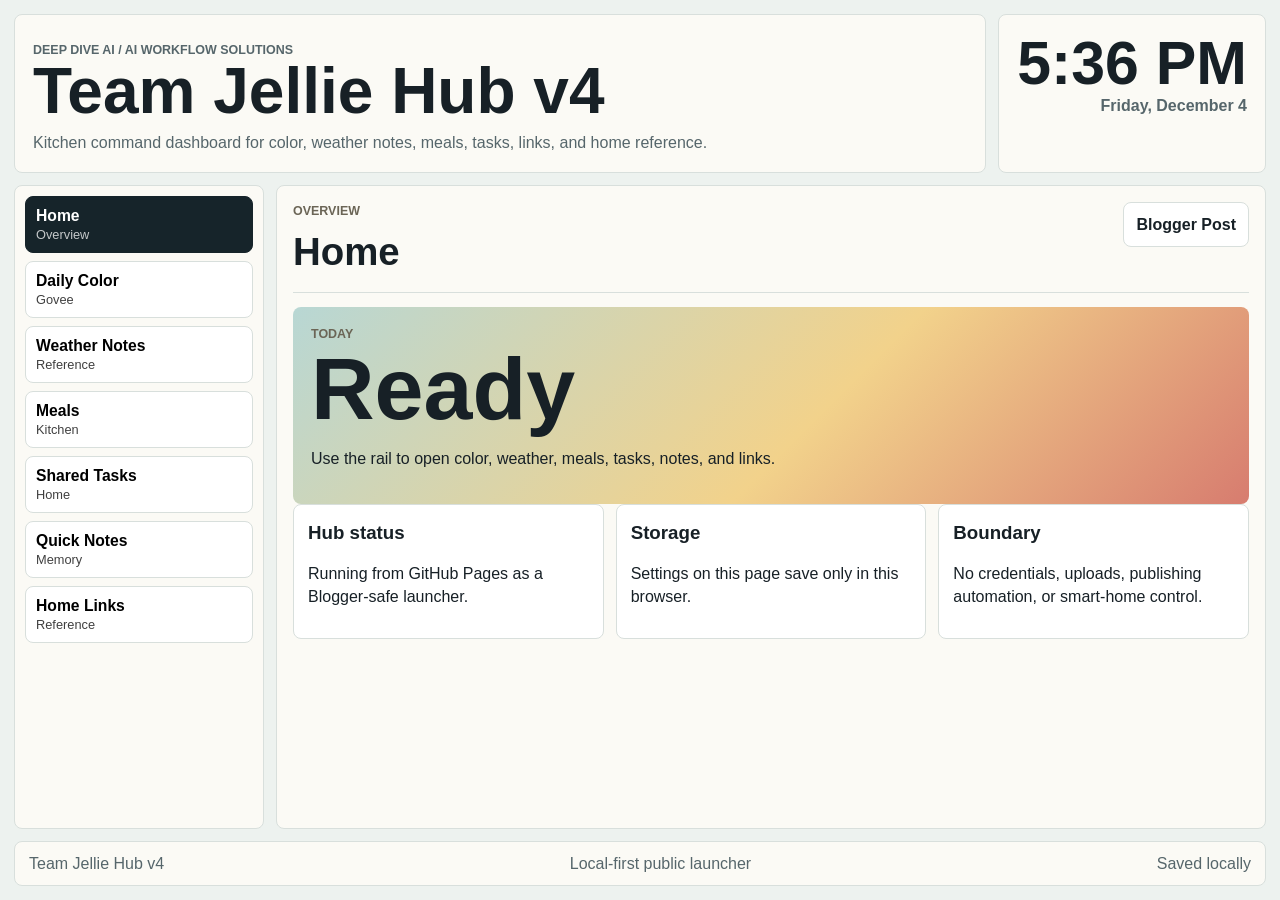
<file: apps/team-jellie-hub-v4/index.html>
<!doctype html>
<html lang="en">
<head>
  <meta charset="utf-8">
  <meta name="viewport" content="width=device-width, initial-scale=1">
  <title>Team Jellie Hub v4</title>
  <style>
    :root{color-scheme:light;--ink:#172026;--muted:#56666b;--paper:#fbfaf5;--line:#d8dfdc;--blue:#b8d7d4;--gold:#f2d28b;--coral:#d77c6f;--green:#9caf88;--dark:#16242a}
    *{box-sizing:border-box}body{margin:0;font-family:Arial,Helvetica,sans-serif;background:#edf2ef;color:var(--ink);line-height:1.45}.hub{min-height:100vh;display:grid;grid-template-rows:auto 1fr auto;gap:12px;padding:14px}.top{display:grid;grid-template-columns:1fr auto;gap:12px;align-items:stretch}.brand,.clock,.panel,.rail,.foot{background:var(--paper);border:1px solid var(--line);border-radius:8px}.brand{padding:18px}.kicker{margin:0 0 4px;color:#6b6556;font-size:.78rem;font-weight:700;text-transform:uppercase}.brand h1{margin:0;font-size:clamp(2rem,5vw,4rem);line-height:1;letter-spacing:0}.brand p{margin:8px 0 0;color:var(--muted)}.clock{min-width:220px;padding:18px;text-align:right}.time{font-size:clamp(2rem,5vw,3.8rem);font-weight:800;line-height:1}.date{color:var(--muted);font-weight:700}.shell{display:grid;grid-template-columns:250px 1fr;gap:12px;min-height:0}.rail{padding:10px;display:grid;gap:8px;align-content:start}.nav{width:100%;border:1px solid var(--line);background:#fff;border-radius:8px;padding:10px;text-align:left;cursor:pointer}.nav[aria-current=true]{background:var(--dark);color:white;border-color:var(--dark)}.nav b{display:block;font-size:.98rem}.nav span{display:block;font-size:.8rem;color:inherit;opacity:.75;margin-top:2px}.panel{padding:16px;overflow:auto}.panel-head{display:flex;justify-content:space-between;gap:12px;align-items:start;border-bottom:1px solid var(--line);padding-bottom:12px;margin-bottom:14px}.panel h2{margin:0;font-size:clamp(1.6rem,3vw,2.5rem);letter-spacing:0}.grid{display:grid;grid-template-columns:repeat(3,minmax(0,1fr));gap:12px}.card{background:white;border:1px solid var(--line);border-radius:8px;padding:14px}.card h3{margin:0 0 8px}.button{display:inline-flex;min-height:42px;align-items:center;justify-content:center;padding:10px 12px;border-radius:8px;background:var(--dark);color:white!important;text-decoration:none;font-weight:700;border:0;cursor:pointer}.button.secondary{background:#fff;color:var(--ink)!important;border:1px solid var(--line)}.hero{background:linear-gradient(135deg,var(--blue),var(--gold) 55%,var(--coral));padding:18px;border-radius:8px}.big{font-size:clamp(2.4rem,7vw,5.5rem);font-weight:900;line-height:.95}.swatches{display:flex;gap:8px;flex-wrap:wrap}.swatch{width:52px;height:52px;border-radius:8px;border:1px solid rgba(0,0,0,.16)}textarea,input{width:100%;border:1px solid var(--line);border-radius:8px;padding:10px;font:inherit}.tasks{display:grid;gap:8px}.task{display:flex;gap:8px;align-items:center;background:#fff;border:1px solid var(--line);border-radius:8px;padding:8px}.foot{padding:10px 14px;color:var(--muted);display:flex;justify-content:space-between;gap:10px;flex-wrap:wrap}@media(max-width:800px){.top,.shell{grid-template-columns:1fr}.clock{text-align:left}.grid{grid-template-columns:1fr}.hub{padding:8px}.rail{grid-template-columns:repeat(2,minmax(0,1fr))}.panel-head{display:block}}
  </style>
</head>
<body>
<div class="hub">
  <header class="top">
    <section class="brand"><p class="kicker">Deep Dive AI / AI Workflow Solutions</p><h1>Team Jellie Hub v4</h1><p>Kitchen command dashboard for color, weather notes, meals, tasks, links, and home reference.</p></section>
    <section class="clock"><div id="time" class="time">--:--</div><div id="date" class="date">Loading date</div></section>
  </header>
  <main class="shell">
    <nav class="rail" id="nav" aria-label="Hub modules"></nav>
    <section class="panel"><div class="panel-head"><div><p id="cat" class="kicker">Home</p><h2 id="title">Home Index</h2></div><a class="button secondary" href="https://deepdiveaipodcast.blogspot.com/2026/06/team-jellie-hub-v4.html">Blogger Post</a></div><div id="view"></div></section>
  </main>
  <footer class="foot"><span>Team Jellie Hub v4</span><span>Local-first public launcher</span><span id="saved">Ready</span></footer>
</div>
<script>
(function(){
  const storeKey='teamJellieHubV4Public';
  const state=JSON.parse(localStorage.getItem(storeKey)||'{}');
  const colors=['#B8D7D4','#F2D28B','#D77C6F','#9CAF88','#A7B6C9','#D9B8C4','#8FB7A3','#C9B7A2'];
  const modules=[
    ['home','Home','Overview','Kitchen command overview',home],['color','Daily Color','Govee','Spin a dashboard color',color],['weather','Weather Notes','Reference','Manual kitchen weather notes',weather],['meals','Meals','Kitchen','Meal ideas and prep notes',meals],['tasks','Shared Tasks','Home','Quick task checklist',tasks],['notes','Quick Notes','Memory','Browser-local notes',notes],['links','Home Links','Reference','Deep Dive and local references',links]
  ];
  function save(){localStorage.setItem(storeKey,JSON.stringify(state));document.getElementById('saved').textContent='Saved locally'}
  function esc(s){return String(s||'').replace(/[&<>\"]/g,c=>({'&':'&amp;','<':'&lt;','>':'&gt;','\"':'&quot;'}[c]))}
  function tick(){const d=new Date();document.getElementById('time').textContent=d.toLocaleTimeString([], {hour:'numeric', minute:'2-digit'});document.getElementById('date').textContent=d.toLocaleDateString([], {weekday:'long', month:'long', day:'numeric'})}
  setInterval(tick,1000);tick();
  function renderNav(active){document.getElementById('nav').innerHTML=modules.map(m=>`<button class="nav" data-id="${m[0]}" aria-current="${m[0]===active}"><b>${m[1]}</b><span>${m[2]}</span></button>`).join('');document.querySelectorAll('.nav').forEach(b=>b.onclick=()=>open(b.dataset.id))}
  function open(id){const m=modules.find(x=>x[0]===id)||modules[0];state.active=id;save();renderNav(id);document.getElementById('cat').textContent=m[2];document.getElementById('title').textContent=m[1];document.getElementById('view').innerHTML=m[4]();bind(id)}
  function home(){return `<div class="hero"><p class="kicker">Today</p><div class="big">${esc(state.colorName||'Ready')}</div><p>Use the rail to open color, weather, meals, tasks, notes, and links.</p></div><div class="grid"><div class="card"><h3>Hub status</h3><p>Running from GitHub Pages as a Blogger-safe launcher.</p></div><div class="card"><h3>Storage</h3><p>Settings on this page save only in this browser.</p></div><div class="card"><h3>Boundary</h3><p>No credentials, uploads, publishing automation, or smart-home control.</p></div></div>`}
  function color(){return `<div class="card"><h3>Daily Color Wheel</h3><div class="swatches">${colors.map(c=>`<button class="swatch" data-color="${c}" style="background:${c}" title="${c}"></button>`).join('')}</div><p><b>Selected:</b> <span id="picked">${esc(state.colorName||'None')}</span></p><button class="button" id="spin">Spin color</button></div>`}
  function weather(){return `<div class="grid"><div class="card"><h3>Manual Condition</h3><input id="weatherText" value="${esc(state.weather||'Charlotte, MI - check local forecast')}"></div><div class="card"><h3>Lighting Note</h3><p>Use weather and daylight as a manual Govee color reference.</p></div><div class="card"><h3>Radar</h3><a class="button" href="https://radar.weather.gov/" target="_blank" rel="noopener">Open NWS Radar</a></div></div>`}
  function meals(){return `<div class="card"><h3>Meal Ideas</h3><textarea id="mealText" rows="8">${esc(state.meals||'Breakfast:\nLunch:\nDinner:')}</textarea></div>`}
  function tasks(){const list=state.tasks||['Check kitchen plan','Pick daily color','Review dinner idea'];return `<div class="tasks">${list.map((t,i)=>`<label class="task"><input type="checkbox"> <span>${esc(t)}</span></label>`).join('')}</div><div class="card"><h3>Add task</h3><input id="taskText" placeholder="New task"><p><button class="button" id="addTask">Add task</button></p></div>`}
  function notes(){return `<div class="card"><h3>Quick Notes</h3><textarea id="noteText" rows="10">${esc(state.notes||'')}</textarea></div>`}
  function links(){return `<div class="grid"><div class="card"><h3>Deep Dive AI</h3><p><a class="button" href="https://deepdiveaipodcast.blogspot.com/" target="_blank">Blog</a></p><p><a class="button" href="https://www.youtube.com/@DeepDive-n1l" target="_blank">YouTube</a></p></div><div class="card"><h3>AI Workflow Solutions</h3><p><a class="button" href="https://facebook.com/AIWorkflowSolutionsLLC" target="_blank">Facebook</a></p></div><div class="card"><h3>Source</h3><p><a class="button" href="https://github.com/GdRiver1/deepdive-workflow/tree/main/apps/team-jellie-hub-v4" target="_blank">GitHub</a></p></div></div>`}
  function bind(id){if(id==='color'){document.querySelectorAll('.swatch').forEach(b=>b.onclick=()=>{state.colorName=b.dataset.color;save();document.getElementById('picked').textContent=b.dataset.color});document.getElementById('spin').onclick=()=>{const c=colors[Math.floor(Math.random()*colors.length)];state.colorName=c;save();document.getElementById('picked').textContent=c}} if(id==='weather')document.getElementById('weatherText').oninput=e=>{state.weather=e.target.value;save()}; if(id==='meals')document.getElementById('mealText').oninput=e=>{state.meals=e.target.value;save()}; if(id==='notes')document.getElementById('noteText').oninput=e=>{state.notes=e.target.value;save()}; if(id==='tasks')document.getElementById('addTask').onclick=()=>{const v=document.getElementById('taskText').value.trim();if(v){state.tasks=[...(state.tasks||[]),v];save();open('tasks')}}}
  open(state.active||'home');
})();
</script>
</body>
</html>
</file>
